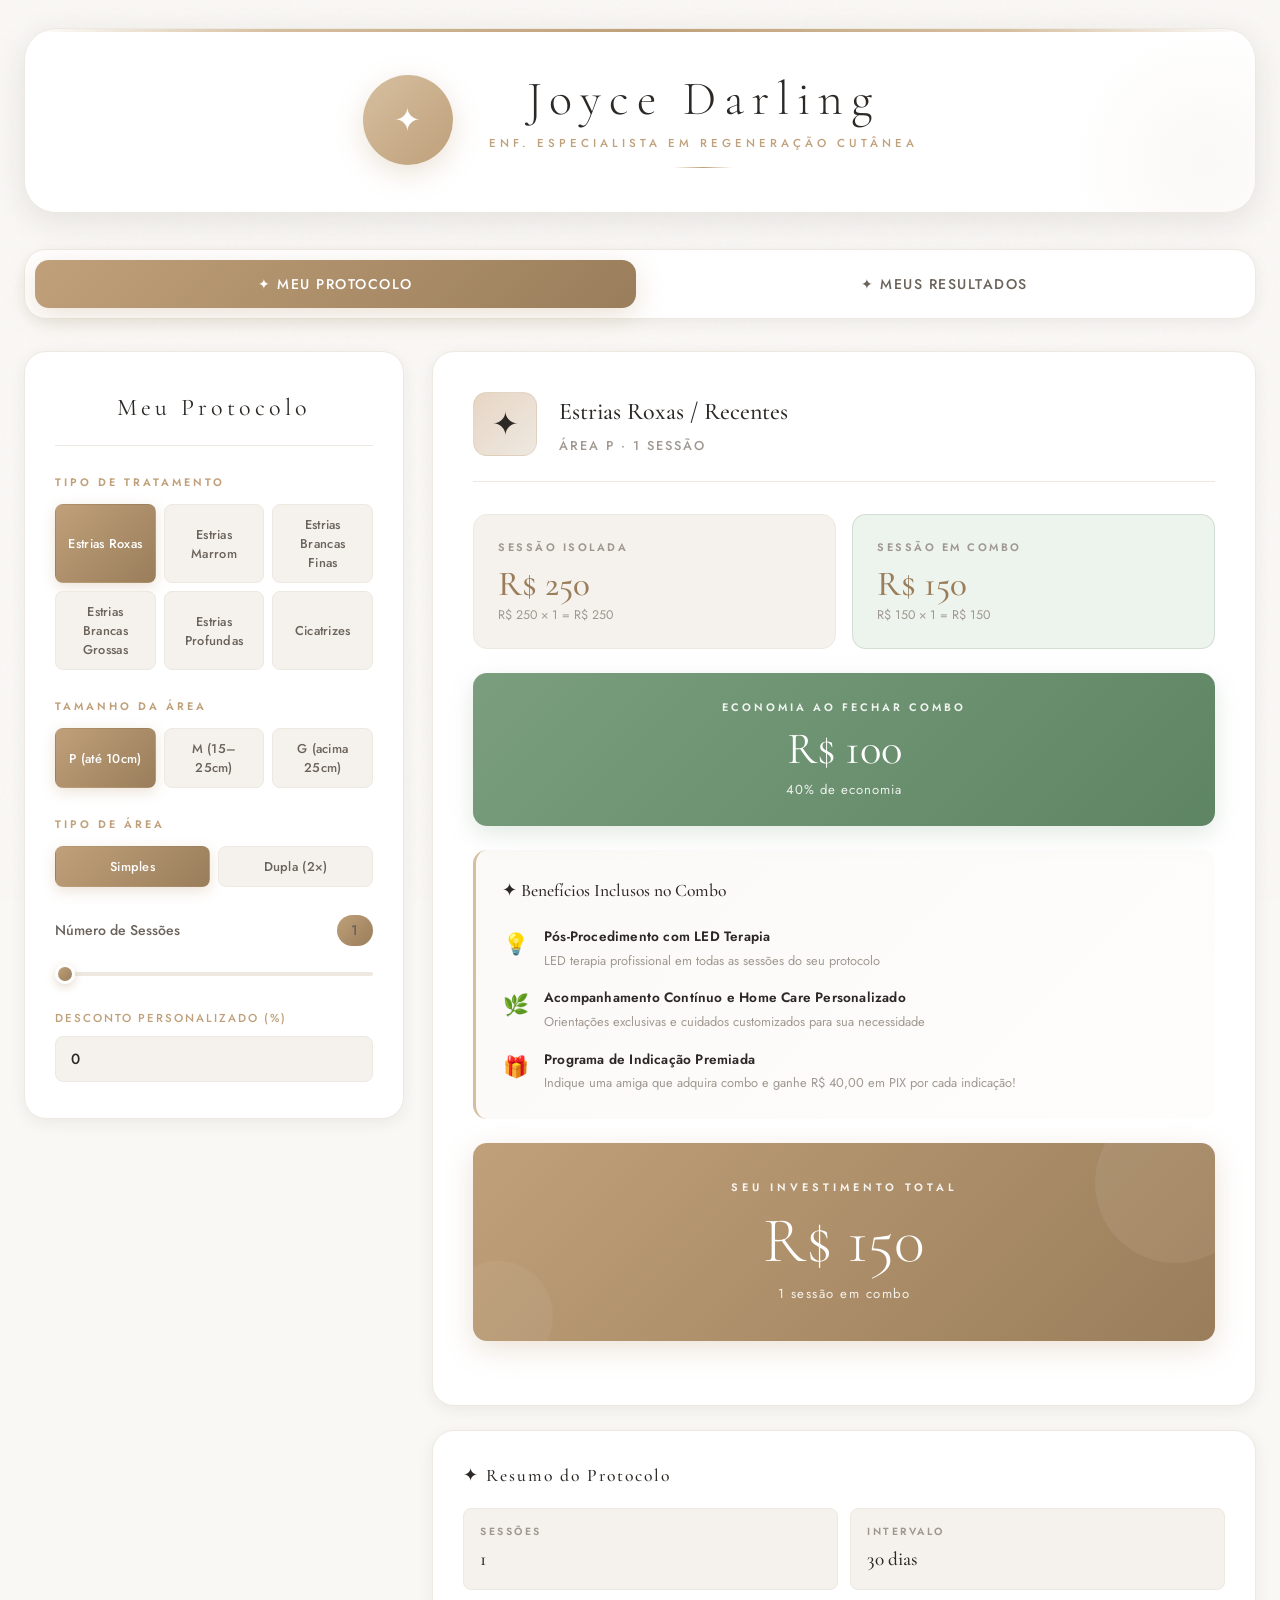
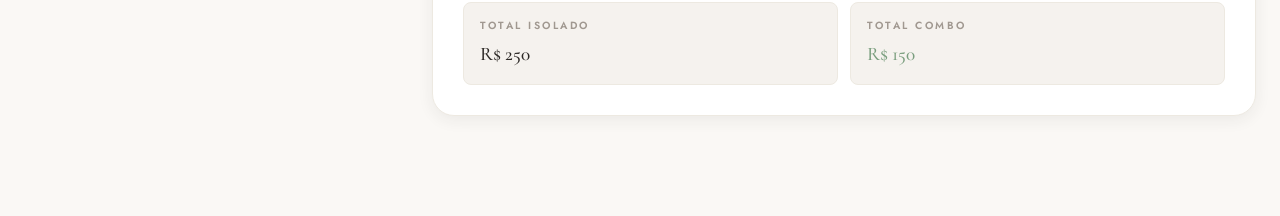
<file: index.html>
<!DOCTYPE html>
<html lang="pt-BR">
<head>
    <meta charset="UTF-8">
    <meta name="viewport" content="width=device-width, initial-scale=1.0">
    <title>Joyce Darling — Regeneração Cutânea</title>
    <link rel="preconnect" href="https://fonts.googleapis.com">
    <link href="https://fonts.googleapis.com/css2?family=Cormorant+Garamond:ital,wght@0,300;0,400;0,500;0,600;1,300;1,400&family=Jost:wght@300;400;500;600&display=swap" rel="stylesheet">
    <link rel="stylesheet" href="style.css">
</head>
<body>
    <div class="container">

        <!-- HEADER -->
        <div class="header">
            <div class="logo-container">
                <div class="logo-placeholder">✦</div>
            </div>
            <div class="header-text">
                <div class="logo-text">Joyce Darling</div>
                <div class="logo-subtitle">Enf. Especialista em Regeneração Cutânea</div>
                <div class="divider"></div>
            </div>
        </div>

        <!-- TABS -->
        <div class="tabs-container">
            <button class="tab-button active" onclick="switchTab('protocolo', event)">
                ✦ Meu Protocolo
            </button>
            <button class="tab-button" onclick="switchTab('resultados', event)">
                ✦ Meus Resultados
            </button>
        </div>

        <!-- ABA 1: PROTOCOLO -->
        <div id="protocolo" class="tab-content active">
            <div class="main-content">
                <!-- PAINEL DE SELEÇÃO -->
                <div class="selection-panel">
                    <h2>Meu Protocolo</h2>

                    <div class="section">
                        <div class="section-title">Tipo de Tratamento</div>
                        <div class="buttons-group" id="tratamentoButtons">
                            <button class="btn-combo active" data-type="estrias-roxas">Estrias Roxas</button>
                            <button class="btn-combo" data-type="estrias-marrom">Estrias Marrom</button>
                            <button class="btn-combo" data-type="estrias-brancas-finas">Estrias Brancas Finas</button>
                            <button class="btn-combo" data-type="estrias-brancas-grossas">Estrias Brancas Grossas</button>
                            <button class="btn-combo" data-type="estrias-profundas">Estrias Profundas</button>
                            <button class="btn-combo" data-type="cicatrizes">Cicatrizes</button>
                        </div>
                    </div>

                    <div class="section">
                        <div class="section-title">Tamanho da Área</div>
                        <div class="buttons-group" id="areaButtons">
                            <button class="btn-combo active" data-area="P">P (até 10cm)</button>
                            <button class="btn-combo" data-area="M">M (15–25cm)</button>
                            <button class="btn-combo" data-area="G">G (acima 25cm)</button>
                        </div>
                    </div>

                    <div class="section">
                        <div class="section-title">Tipo de Área</div>
                        <div class="buttons-group" id="areaTypeButtons">
                            <button class="btn-combo active" data-multiplier="1">Simples</button>
                            <button class="btn-combo" data-multiplier="2">Dupla (2×)</button>
                        </div>
                    </div>

                    <div class="slider-group">
                        <div class="slider-label">
                            <span>Número de Sessões</span>
                            <span class="slider-value" id="sessoesValue">1</span>
                        </div>
                        <input type="range" id="sessoesSlider" min="1" max="10" value="1">
                    </div>

                    <div class="input-group">
                        <label for="descontoInput">Desconto Personalizado (%)</label>
                        <input type="number" id="descontoInput" min="0" max="100" value="0" placeholder="Digite a % de desconto">
                    </div>
                </div>

                <!-- PAINEL DE RESULTADO -->
                <div class="result-panel">
                    <div class="result-card">
                        <div class="result-header">
                            <div class="result-icon" id="resultIcon">✦</div>
                            <div class="result-title">
                                <h3 id="resultName">Estrias Roxas</h3>
                                <p id="resultDescription">Área P · 1 sessão</p>
                            </div>
                        </div>

                        <div class="price-grid">
                            <div class="price-box">
                                <div class="price-label">Sessão Isolada</div>
                                <div class="price-value" id="precoIsolado">R$ 250</div>
                                <div class="price-detail" id="detailIsolado">R$ 250 × 1 = R$ 250</div>
                            </div>
                            <div class="price-box combo">
                                <div class="price-label">Sessão em Combo</div>
                                <div class="price-value" id="precoCombo">R$ 150</div>
                                <div class="price-detail" id="detailCombo">R$ 150 × 1 = R$ 150</div>
                            </div>
                        </div>

                        <div class="discount-banner">
                            <div class="discount-label">Economia ao Fechar Combo</div>
                            <div class="discount-value" id="discountValue">R$ 100</div>
                            <div class="discount-percentage" id="discountPercent">40% de desconto</div>
                        </div>

                        <div id="customDiscountBanner" style="display: none;" class="custom-discount-banner">
                            <div class="discount-label">Desconto Especial Aplicado</div>
                            <div class="discount-value" id="customDiscountValue">R$ 15</div>
                            <div class="discount-percentage" id="customDiscountPercent">Você economiza ainda mais!</div>
                        </div>

                        <div class="benefits-section">
                            <div class="benefits-title">✦ Benefícios Inclusos no Combo</div>
                            <div class="benefit-item">
                                <div class="benefit-icon">💡</div>
                                <div class="benefit-text">
                                    <strong>Pós-Procedimento com LED Terapia</strong>
                                    <p>LED terapia profissional em todas as sessões do seu protocolo</p>
                                </div>
                            </div>
                            <div class="benefit-item">
                                <div class="benefit-icon">🌿</div>
                                <div class="benefit-text">
                                    <strong>Acompanhamento Contínuo e Home Care Personalizado</strong>
                                    <p>Orientações exclusivas e cuidados customizados para sua necessidade</p>
                                </div>
                            </div>
                            <div class="benefit-item">
                                <div class="benefit-icon">🎁</div>
                                <div class="benefit-text">
                                    <strong>Programa de Indicação Premiada</strong>
                                    <p>Indique uma amiga que adquira combo e ganhe R$ 40,00 em PIX por cada indicação!</p>
                                </div>
                            </div>
                        </div>

                        <div class="final-value-banner">
                            <div class="final-value-label">Seu Investimento Total</div>
                            <div class="final-value" id="finalValue">R$ 150</div>
                            <div class="final-value-description" id="finalDescription">1 sessão em combo</div>
                        </div>
                    </div>

                    <div class="info-box">
                        <h4>✦ Resumo do Protocolo</h4>
                        <div class="info-list">
                            <div class="info-item">
                                <strong>Sessões</strong>
                                <span id="infoSessoes">1</span>
                            </div>
                            <div class="info-item">
                                <strong>Intervalo</strong>
                                <span>30 dias</span>
                            </div>
                            <div class="info-item">
                                <strong>Total Isolado</strong>
                                <span id="infoValorIsolado">R$ 250</span>
                            </div>
                            <div class="info-item">
                                <strong>Total Combo</strong>
                                <span id="infoValorCombo" style="color: var(--green);">R$ 150</span>
                            </div>
                        </div>
                    </div>
                </div>
            </div>
        </div>

        <!-- ABA 2: RESULTADOS -->
        <div id="resultados" class="tab-content">
            <div class="gallery-section">
                <h2>Galeria de Resultados</h2>

                <div class="gallery-filters">
                    <button class="filter-btn active" onclick="filterGallery('todos', event)">Todos os Casos</button>
                    <button class="filter-btn" onclick="filterGallery('roxas', event)">Estrias Roxas</button>
                    <button class="filter-btn" onclick="filterGallery('marrom', event)">Estrias Marrom</button>
                    <button class="filter-btn" onclick="filterGallery('brancas-finas', event)">Estrias Brancas Finas</button>
                    <button class="filter-btn" onclick="filterGallery('brancas-grossas', event)">Estrias Brancas Grossas</button>
                    <button class="filter-btn" onclick="filterGallery('profundas', event)">Estrias Profundas</button>
                    <button class="filter-btn" onclick="filterGallery('cicatrizes', event)">Cicatrizes</button>
                </div>

                <div class="gallery-grid" id="gallery"></div>

                <div style="margin-top: 50px; border-top: 1px solid var(--parchment); padding-top: 40px;">
                    <h3 style="font-family:'Cormorant Garamond',serif; font-size:1.3rem; font-weight:400; letter-spacing:3px; color:var(--text-dark); margin-bottom:20px;">Adicionar Novo Resultado</h3>
                    <div class="upload-area" id="uploadArea" onclick="document.getElementById('fileInput').click()">
                        <p>Clique ou arraste fotos (Antes e Depois)</p>
                        <small>Formatos aceitos: JPG, PNG &nbsp;·&nbsp; Tamanho máximo: 5MB por arquivo</small>
                    </div>
                    <input type="file" id="fileInput" multiple accept="image/*" style="display: none;">
                </div>
            </div>
        </div>

    </div>

    <script>
        // DADOS DOS PROTOCOLOS (inalterado)
        const protocolos = {
            'estrias-roxas': {
                nome: 'Estrias Roxas / Recentes',
                icon: '✦',
                precos: {
                    P: { isolado: 250, combo: 150 },
                    M: { isolado: 350, combo: 200 },
                    G: { isolado: 500, combo: 300 }
                }
            },
            'estrias-marrom': {
                nome: 'Estrias Marrom / Cor da Pele',
                icon: '✦',
                precos: {
                    P: { isolado: 250, combo: 150 },
                    M: { isolado: 350, combo: 200 },
                    G: { isolado: 500, combo: 300 }
                }
            },
            'estrias-brancas-finas': {
                nome: 'Estrias Brancas Finas',
                icon: '✦',
                precos: {
                    P: { isolado: 250, combo: 150 },
                    M: { isolado: 350, combo: 200 },
                    G: { isolado: 500, combo: 300 }
                }
            },
            'estrias-brancas-grossas': {
                nome: 'Estrias Brancas Grossas',
                icon: '✦',
                precos: {
                    P: { isolado: 250, combo: 150 },
                    M: { isolado: 350, combo: 200 },
                    G: { isolado: 500, combo: 300 }
                }
            },
            'estrias-profundas': {
                nome: 'Estrias Profundas / Largas',
                icon: '✦',
                precos: {
                    P: { isolado: 250, combo: 150 },
                    M: { isolado: 350, combo: 200 },
                    G: { isolado: 500, combo: 300 }
                }
            },
            'cicatrizes': {
                nome: 'Cicatrizes',
                icon: '✦',
                precos: {
                    P: { isolado: 200, combo: 150 },
                    M: { isolado: 300, combo: 250 },
                    G: { isolado: 500, combo: 350 }
                }
            }
        };

        let estadoAtual = {
            tipo: 'estrias-roxas',
            area: 'P',
            sessoes: 1,
            multiplier: 1,
            desconto: 0
        };

        const galeriaExemplos = [
            { tipo: 'roxas',          titulo: 'Caso 1 — Estrias Roxas',          descricao: 'Resultado após 3 sessões', sessoes: '3' },
            { tipo: 'marrom',         titulo: 'Caso 2 — Estrias Marrom',          descricao: 'Resultado após 4 sessões', sessoes: '4' },
            { tipo: 'brancas-finas',  titulo: 'Caso 3 — Estrias Brancas Finas',   descricao: 'Resultado após 4 sessões', sessoes: '4' },
            { tipo: 'brancas-grossas',titulo: 'Caso 4 — Estrias Brancas Grossas', descricao: 'Resultado após 6 sessões', sessoes: '6' },
            { tipo: 'profundas',      titulo: 'Caso 5 — Estrias Profundas',        descricao: 'Resultado após 7 sessões', sessoes: '7' },
            { tipo: 'cicatrizes',     titulo: 'Caso 6 — Cicatriz',                 descricao: 'Resultado após 3 sessões', sessoes: '3' },
        ];

        function switchTab(tabName, event) {
            document.querySelectorAll('.tab-content').forEach(el => el.classList.remove('active'));
            document.querySelectorAll('.tab-button').forEach(el => el.classList.remove('active'));
            document.getElementById(tabName).classList.add('active');
            event.target.classList.add('active');
        }

        document.querySelectorAll('#tratamentoButtons .btn-combo').forEach(btn => {
            btn.addEventListener('click', (e) => {
                document.querySelectorAll('#tratamentoButtons .btn-combo').forEach(b => b.classList.remove('active'));
                e.target.classList.add('active');
                estadoAtual.tipo = e.target.dataset.type;
                atualizar();
            });
        });

        document.querySelectorAll('#areaButtons .btn-combo').forEach(btn => {
            btn.addEventListener('click', (e) => {
                document.querySelectorAll('#areaButtons .btn-combo').forEach(b => b.classList.remove('active'));
                e.target.classList.add('active');
                estadoAtual.area = e.target.dataset.area;
                atualizar();
            });
        });

        document.querySelectorAll('#areaTypeButtons .btn-combo').forEach(btn => {
            btn.addEventListener('click', (e) => {
                document.querySelectorAll('#areaTypeButtons .btn-combo').forEach(b => b.classList.remove('active'));
                e.target.classList.add('active');
                estadoAtual.multiplier = parseInt(e.target.dataset.multiplier);
                atualizar();
            });
        });

        document.getElementById('sessoesSlider').addEventListener('input', (e) => {
            estadoAtual.sessoes = parseInt(e.target.value);
            document.getElementById('sessoesValue').textContent = e.target.value;
            atualizar();
        });

        document.getElementById('descontoInput').addEventListener('input', (e) => {
            estadoAtual.desconto = parseFloat(e.target.value) || 0;
            atualizar();
        });

        function atualizar() {
            const protocolo = protocolos[estadoAtual.tipo];
            const precos = protocolo.precos[estadoAtual.area];
            const sessoes = estadoAtual.sessoes;
            const multiplier = estadoAtual.multiplier;

            const precoIsoladoAjustado = precos.isolado * multiplier;
            const precoComboAjustado   = precos.combo   * multiplier;

            const totalIsolado   = precoIsoladoAjustado * sessoes;
            const totalComboBase = precoComboAjustado   * sessoes;

            const descontoPersonalizado = (totalComboBase * (estadoAtual.desconto / 100));
            const totalComboFinal = totalComboBase - descontoPersonalizado;

            const economia       = totalIsolado - totalComboBase;
            const percentualDesc = Math.round((economia / totalIsolado) * 100);

            document.getElementById('resultIcon').textContent = protocolo.icon;
            document.getElementById('resultName').textContent = protocolo.nome;
            const tipoArea = estadoAtual.multiplier === 2 ? `Área ${estadoAtual.area} (Dupla)` : `Área ${estadoAtual.area}`;
            document.getElementById('resultDescription').textContent = `${tipoArea} · ${sessoes} ${sessoes === 1 ? 'sessão' : 'sessões'}`;

            document.getElementById('precoIsolado').textContent = `R$ ${precoIsoladoAjustado.toLocaleString('pt-BR')}`;
            document.getElementById('detailIsolado').textContent = `R$ ${precoIsoladoAjustado.toLocaleString('pt-BR')} × ${sessoes} = R$ ${totalIsolado.toLocaleString('pt-BR')}`;

            document.getElementById('precoCombo').textContent = `R$ ${precoComboAjustado.toLocaleString('pt-BR')}`;
            document.getElementById('detailCombo').textContent = `R$ ${precoComboAjustado.toLocaleString('pt-BR')} × ${sessoes} = R$ ${totalComboBase.toLocaleString('pt-BR')}`;

            document.getElementById('discountValue').textContent = `R$ ${economia.toLocaleString('pt-BR')}`;
            document.getElementById('discountPercent').textContent = `${percentualDesc}% de economia`;

            if (estadoAtual.desconto > 0) {
                document.getElementById('customDiscountBanner').style.display = 'block';
                document.getElementById('customDiscountValue').textContent = `R$ ${descontoPersonalizado.toLocaleString('pt-BR')}`;
                document.getElementById('customDiscountPercent').textContent = `Com ${estadoAtual.desconto}% de desconto extra`;
            } else {
                document.getElementById('customDiscountBanner').style.display = 'none';
            }

            document.getElementById('finalValue').textContent = `R$ ${totalComboFinal.toLocaleString('pt-BR')}`;
            document.getElementById('finalDescription').textContent = `${sessoes} ${sessoes === 1 ? 'sessão' : 'sessões'} em combo`;

            document.getElementById('infoSessoes').textContent = `${sessoes}`;
            document.getElementById('infoValorIsolado').textContent = `R$ ${totalIsolado.toLocaleString('pt-BR')}`;
            document.getElementById('infoValorCombo').textContent = `R$ ${totalComboFinal.toLocaleString('pt-BR')}`;
        }

        function gerarGaleria() {
            const gallery = document.getElementById('gallery');
            gallery.innerHTML = galeriaExemplos.map((item) => `
                <div class="gallery-item" data-tipo="${item.tipo}">
                    <div class="gallery-images">
                        <div class="gallery-img">Antes</div>
                        <div class="gallery-img">Depois</div>
                    </div>
                    <div class="gallery-info">
                        <div class="gallery-title">${item.titulo}</div>
                        <div class="gallery-description">${item.descricao}</div>
                        <div class="gallery-stats">
                            <span>✦ ${item.sessoes} sessões</span>
                        </div>
                    </div>
                </div>
            `).join('');
        }

        function filterGallery(tipo, event) {
            document.querySelectorAll('.filter-btn').forEach(b => b.classList.remove('active'));
            event.target.classList.add('active');
            document.querySelectorAll('.gallery-item').forEach(item => {
                item.style.display = (tipo === 'todos' || item.dataset.tipo === tipo) ? 'block' : 'none';
            });
        }

        gerarGaleria();
        atualizar();
    </script>
</body>
</html>
</file>
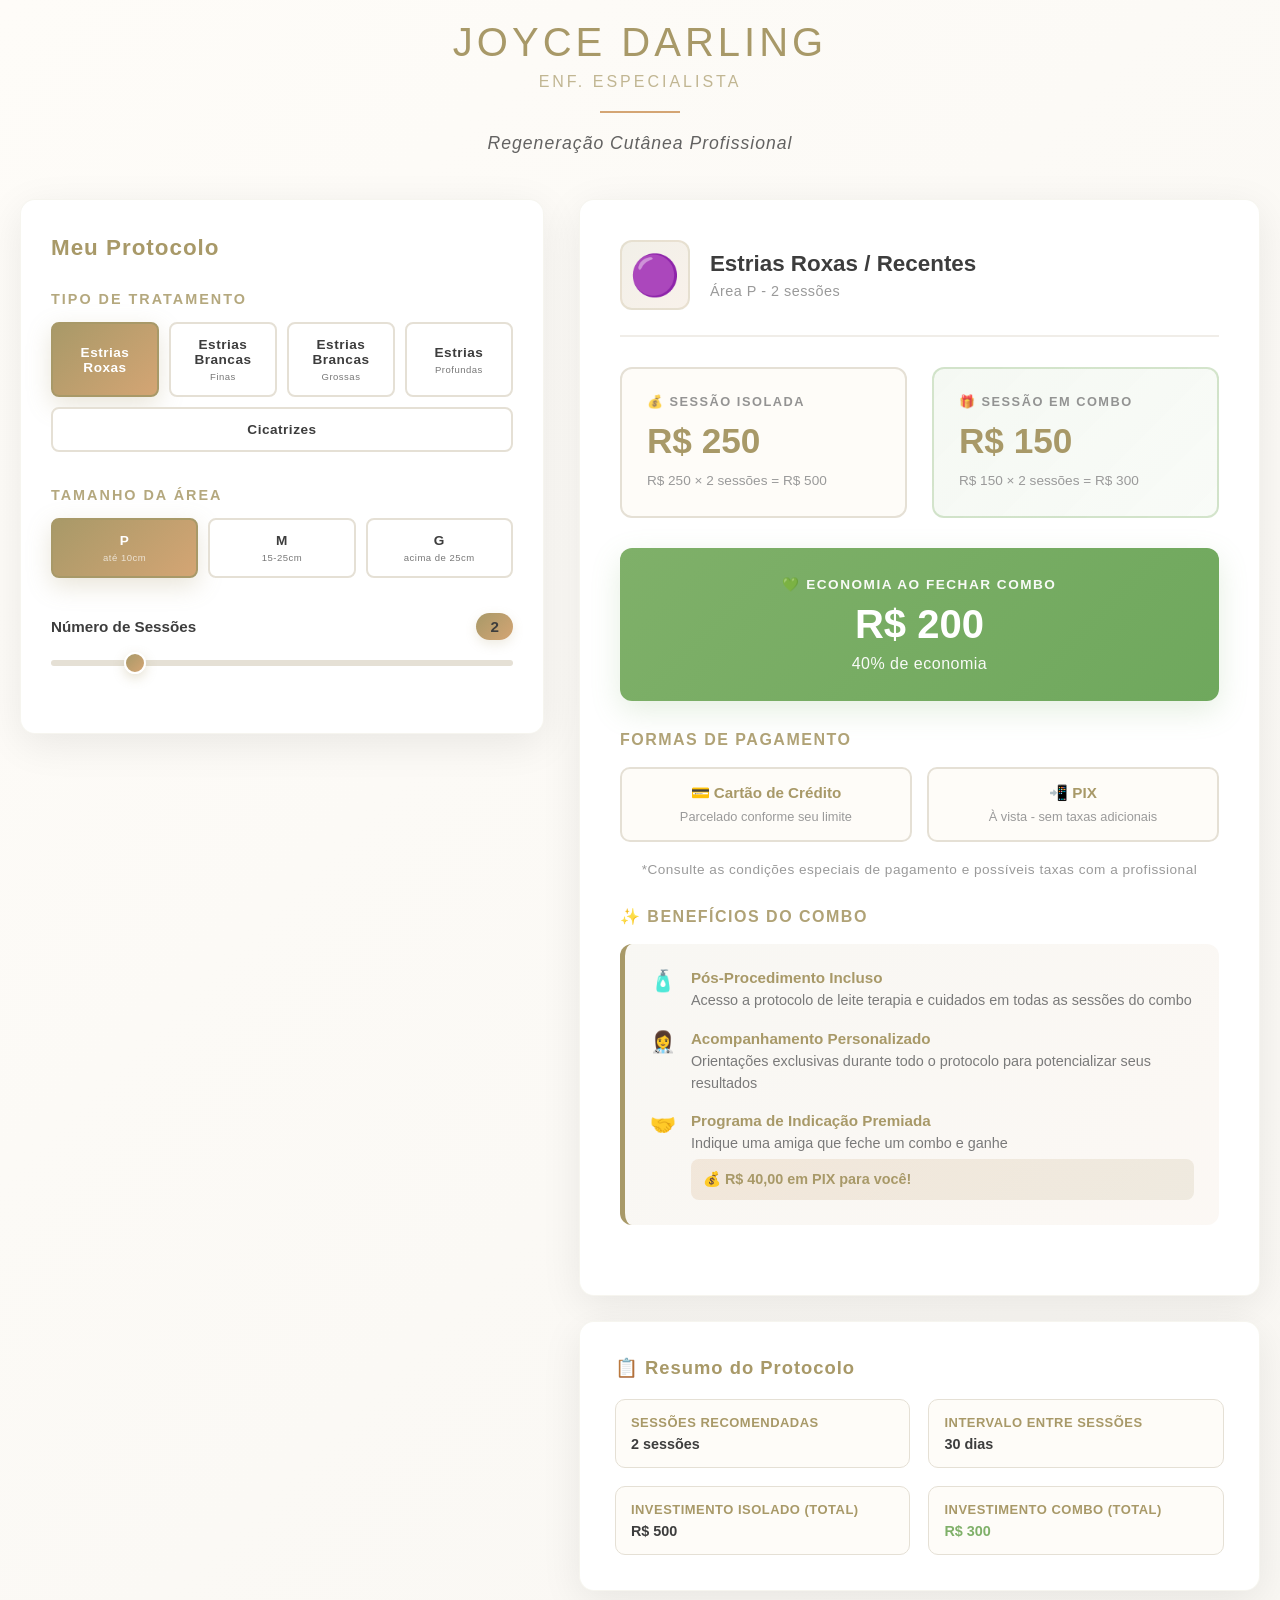
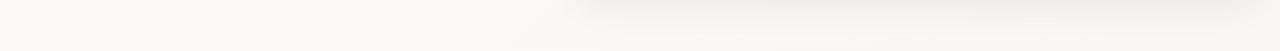
<file: site joyce darling.html>
<!DOCTYPE html>
<html lang="pt-BR">
<head>
    <meta charset="UTF-8">
    <meta name="viewport" content="width=device-width, initial-scale=1.0">
    <title>Enf. Joyce Darling - Regeneração Cutânea</title>
    <style>
        * {
            margin: 0;
            padding: 0;
            box-sizing: border-box;
        }

        :root {
            --primary: #a89968;
            --primary-light: #c9b896;
            --dark: #2a2a2a;
            --light: #f9f7f3;
            --cream: #fefcf8;
            --accent: #d4a574;
            --text: #3d3d3d;
            --success: #7fb069;
        }

        body {
            font-family: 'Segoe UI', 'Trebuchet MS', sans-serif;
            background: linear-gradient(135deg, var(--cream) 0%, var(--light) 100%);
            min-height: 100vh;
            padding: 20px;
            color: var(--text);
        }

        .container {
            max-width: 1400px;
            margin: 0 auto;
        }

        /* HEADER COM LOGO E NOME */
        .header {
            text-align: center;
            margin-bottom: 45px;
            animation: slideDown 0.7s ease-out;
        }

        .logo-section {
            margin-bottom: 20px;
        }

        .logo-text {
            font-size: 2.5em;
            font-weight: 300;
            letter-spacing: 4px;
            color: var(--primary);
            margin-bottom: 8px;
            text-transform: uppercase;
        }

        .logo-subtitle {
            font-size: 1em;
            letter-spacing: 3px;
            color: var(--primary);
            opacity: 0.7;
            text-transform: uppercase;
            font-weight: 400;
        }

        .divider {
            width: 80px;
            height: 2px;
            background: var(--accent);
            margin: 20px auto;
        }

        .tagline {
            font-size: 1.1em;
            color: var(--text);
            opacity: 0.8;
            font-style: italic;
            letter-spacing: 1px;
        }

        /* LAYOUT PRINCIPAL */
        .main-content {
            display: grid;
            grid-template-columns: 1fr 1.3fr;
            gap: 35px;
            margin-bottom: 40px;
        }

        /* PAINEL DE SELEÇÃO */
        .selection-panel {
            background: white;
            border-radius: 15px;
            padding: 35px 30px;
            box-shadow: 0 10px 40px rgba(0, 0, 0, 0.08);
            animation: slideUp 0.7s ease-out 0.1s both;
            height: fit-content;
            border: 1px solid rgba(168, 153, 104, 0.1);
        }

        .selection-panel h2 {
            color: var(--primary);
            margin-bottom: 30px;
            font-size: 1.4em;
            font-weight: 600;
            letter-spacing: 1px;
        }

        .section {
            margin-bottom: 35px;
        }

        .section-title {
            color: var(--primary);
            font-weight: 600;
            margin-bottom: 15px;
            font-size: 0.9em;
            text-transform: uppercase;
            letter-spacing: 2px;
            opacity: 0.85;
        }

        .buttons-group {
            display: flex;
            flex-wrap: wrap;
            gap: 10px;
            margin-bottom: 20px;
        }

        .btn-combo {
            flex: 1;
            min-width: 100px;
            padding: 13px 16px;
            border: 2px solid #e5e0d5;
            background: white;
            border-radius: 8px;
            cursor: pointer;
            font-weight: 600;
            font-size: 0.85em;
            transition: all 0.3s ease;
            text-align: center;
            color: var(--text);
            letter-spacing: 0.5px;
        }

        .btn-combo:hover {
            border-color: var(--primary);
            background: rgba(168, 153, 104, 0.05);
            transform: translateY(-2px);
        }

        .btn-combo.active {
            background: linear-gradient(135deg, var(--primary), var(--accent));
            color: white;
            border-color: var(--primary);
            box-shadow: 0 8px 25px rgba(168, 153, 104, 0.25);
        }

        .btn-combo small {
            display: block;
            font-size: 0.7em;
            opacity: 0.7;
            font-weight: 400;
            margin-top: 4px;
        }

        .slider-group {
            margin-bottom: 28px;
        }

        .slider-label {
            display: flex;
            justify-content: space-between;
            align-items: center;
            margin-bottom: 12px;
        }

        .slider-label span {
            color: var(--text);
            font-weight: 600;
            font-size: 0.95em;
        }

        .slider-value {
            background: linear-gradient(135deg, var(--primary), var(--accent));
            color: white;
            padding: 5px 14px;
            border-radius: 20px;
            font-weight: 700;
            font-size: 0.9em;
            box-shadow: 0 4px 12px rgba(168, 153, 104, 0.2);
        }

        input[type="range"] {
            width: 100%;
            height: 6px;
            border-radius: 5px;
            background: #e5e0d5;
            outline: none;
            -webkit-appearance: none;
        }

        input[type="range"]::-webkit-slider-thumb {
            -webkit-appearance: none;
            appearance: none;
            width: 22px;
            height: 22px;
            border-radius: 50%;
            background: linear-gradient(135deg, var(--primary), var(--accent));
            cursor: pointer;
            box-shadow: 0 4px 12px rgba(168, 153, 104, 0.3);
            border: 2px solid white;
        }

        input[type="range"]::-moz-range-thumb {
            width: 22px;
            height: 22px;
            border-radius: 50%;
            background: linear-gradient(135deg, var(--primary), var(--accent));
            cursor: pointer;
            border: 2px solid white;
            box-shadow: 0 4px 12px rgba(168, 153, 104, 0.3);
        }

        /* PAINEL DE RESULTADO */
        .result-panel {
            animation: slideUp 0.7s ease-out 0.2s both;
        }

        .result-card {
            background: white;
            border-radius: 15px;
            padding: 40px;
            box-shadow: 0 10px 40px rgba(0, 0, 0, 0.08);
            margin-bottom: 25px;
            border: 1px solid rgba(168, 153, 104, 0.1);
        }

        .result-header {
            display: flex;
            align-items: center;
            gap: 20px;
            margin-bottom: 30px;
            padding-bottom: 25px;
            border-bottom: 2px solid #f0ede8;
        }

        .result-icon {
            width: 70px;
            height: 70px;
            border-radius: 12px;
            background: linear-gradient(135deg, rgba(168, 153, 104, 0.15), rgba(212, 165, 116, 0.15));
            display: flex;
            align-items: center;
            justify-content: center;
            font-size: 2.5em;
            border: 2px solid rgba(168, 153, 104, 0.2);
        }

        .result-title h3 {
            color: var(--text);
            font-size: 1.4em;
            margin-bottom: 6px;
            font-weight: 600;
        }

        .result-title p {
            color: #9a9a9a;
            font-size: 0.9em;
            letter-spacing: 0.5px;
        }

        .price-grid {
            display: grid;
            grid-template-columns: 1fr 1fr;
            gap: 25px;
            margin-bottom: 30px;
        }

        .price-box {
            background: #fefcf8;
            border-radius: 12px;
            padding: 25px;
            border: 2px solid #e5e0d5;
        }

        .price-box.combo {
            background: linear-gradient(135deg, rgba(127, 176, 105, 0.08), rgba(127, 176, 105, 0.05));
            border-color: rgba(127, 176, 105, 0.3);
        }

        .price-label {
            color: #7a7a7a;
            font-size: 0.8em;
            font-weight: 600;
            text-transform: uppercase;
            letter-spacing: 1.5px;
            margin-bottom: 12px;
            opacity: 0.8;
        }

        .price-value {
            font-size: 2.2em;
            font-weight: 700;
            color: var(--primary);
            margin-bottom: 10px;
        }

        .price-detail {
            font-size: 0.85em;
            color: #9a9a9a;
            line-height: 1.5;
        }

        /* DESCONTO */
        .discount-banner {
            background: linear-gradient(135deg, var(--success) 0%, #6fa85d 100%);
            color: white;
            border-radius: 12px;
            padding: 28px;
            text-align: center;
            margin: 30px 0;
            box-shadow: 0 10px 30px rgba(127, 176, 105, 0.2);
        }

        .discount-label {
            font-size: 0.85em;
            opacity: 0.95;
            margin-bottom: 10px;
            text-transform: uppercase;
            letter-spacing: 1.5px;
            font-weight: 600;
        }

        .discount-value {
            font-size: 2.5em;
            font-weight: 700;
            margin-bottom: 8px;
        }

        .discount-percentage {
            font-size: 1em;
            opacity: 0.95;
            letter-spacing: 0.5px;
        }

        /* PAGAMENTO E BENEFÍCIOS */
        .info-section {
            margin-bottom: 30px;
        }

        .info-section-title {
            color: var(--primary);
            font-size: 1em;
            font-weight: 600;
            text-transform: uppercase;
            letter-spacing: 1.5px;
            margin-bottom: 18px;
            opacity: 0.9;
        }

        .payment-methods {
            display: grid;
            grid-template-columns: 1fr 1fr;
            gap: 15px;
            margin-bottom: 20px;
        }

        .payment-option {
            background: #fefcf8;
            border: 2px solid #e5e0d5;
            border-radius: 10px;
            padding: 15px;
            text-align: center;
            transition: all 0.3s ease;
            cursor: pointer;
        }

        .payment-option:hover {
            border-color: var(--primary);
            background: rgba(168, 153, 104, 0.05);
        }

        .payment-option strong {
            color: var(--primary);
            display: block;
            margin-bottom: 5px;
            font-size: 0.95em;
        }

        .payment-option small {
            color: #9a9a9a;
            font-size: 0.8em;
        }

        /* BENEFÍCIOS DO COMBO */
        .benefits-box {
            background: linear-gradient(135deg, rgba(168, 153, 104, 0.08), rgba(212, 165, 116, 0.08));
            border-radius: 12px;
            padding: 25px;
            border-left: 5px solid var(--primary);
        }

        .benefit-item {
            display: flex;
            gap: 15px;
            margin-bottom: 18px;
            align-items: flex-start;
        }

        .benefit-item:last-child {
            margin-bottom: 0;
        }

        .benefit-icon {
            font-size: 1.3em;
            min-width: 25px;
        }

        .benefit-text {
            flex: 1;
        }

        .benefit-text strong {
            color: var(--primary);
            display: block;
            margin-bottom: 4px;
            font-size: 0.95em;
        }

        .benefit-text p {
            color: #7a7a7a;
            font-size: 0.9em;
            line-height: 1.5;
        }

        .reward-highlight {
            background: linear-gradient(135deg, rgba(212, 165, 116, 0.2), rgba(168, 153, 104, 0.15));
            padding: 12px;
            border-radius: 8px;
            color: var(--primary);
            font-weight: 600;
            font-size: 0.9em;
            margin-top: 4px;
        }

        /* INFO BOX FINAL */
        .info-box {
            background: white;
            border-radius: 15px;
            padding: 35px;
            box-shadow: 0 10px 40px rgba(0, 0, 0, 0.08);
            border: 1px solid rgba(168, 153, 104, 0.1);
            animation: slideUp 0.7s ease-out 0.3s both;
        }

        .info-box h4 {
            color: var(--primary);
            margin-bottom: 20px;
            font-size: 1.15em;
            font-weight: 600;
            letter-spacing: 1px;
        }

        .info-list {
            display: grid;
            grid-template-columns: 1fr 1fr;
            gap: 18px;
        }

        .info-item {
            padding: 15px;
            background: #fefcf8;
            border-radius: 10px;
            font-size: 0.9em;
            border: 1px solid #e5e0d5;
        }

        .info-item strong {
            color: var(--primary);
            display: block;
            margin-bottom: 6px;
            font-size: 0.9em;
            text-transform: uppercase;
            letter-spacing: 0.5px;
        }

        .info-item span {
            color: var(--text);
            font-weight: 600;
        }

        /* ANIMAÇÕES */
        @keyframes slideDown {
            from {
                opacity: 0;
                transform: translateY(-30px);
            }
            to {
                opacity: 1;
                transform: translateY(0);
            }
        }

        @keyframes slideUp {
            from {
                opacity: 0;
                transform: translateY(30px);
            }
            to {
                opacity: 1;
                transform: translateY(0);
            }
        }

        /* RESPONSIVO */
        @media (max-width: 1024px) {
            .main-content {
                grid-template-columns: 1fr;
            }

            .price-grid,
            .payment-methods,
            .info-list {
                grid-template-columns: 1fr;
            }

            .header h1 {
                font-size: 1.8em;
            }
        }

        @media (max-width: 640px) {
            body {
                padding: 10px;
            }

            .selection-panel,
            .result-card,
            .info-box {
                padding: 20px;
            }

            .logo-text {
                font-size: 1.5em;
            }

            .logo-subtitle {
                font-size: 0.8em;
            }

            .result-header {
                flex-direction: column;
                text-align: center;
                gap: 15px;
            }

            .result-icon {
                width: 60px;
                height: 60px;
                font-size: 2em;
            }

            .buttons-group {
                flex-direction: column;
            }

            .btn-combo {
                min-width: auto;
            }
        }
    </style>
</head>
<body>
    <div class="container">
        <!-- HEADER -->
        <div class="header">
            <div class="logo-section">
                <div class="logo-text">Joyce Darling</div>
                <div class="logo-subtitle">Enf. Especialista</div>
                <div class="divider"></div>
                <div class="tagline">Regeneração Cutânea Profissional</div>
            </div>
        </div>

        <!-- CONTEÚDO PRINCIPAL -->
        <div class="main-content">
            <!-- PAINEL DE SELEÇÃO -->
            <div class="selection-panel">
                <h2>Meu Protocolo</h2>

                <!-- Tipo de Tratamento -->
                <div class="section">
                    <div class="section-title">Tipo de Tratamento</div>
                    <div class="buttons-group" id="tratamentoButtons">
                        <button class="btn-combo active" data-type="estrias-roxas" data-icon="🟣">Estrias Roxas</button>
                        <button class="btn-combo" data-type="estrias-brancas-finas" data-icon="⚪">Estrias Brancas<small>Finas</small></button>
                        <button class="btn-combo" data-type="estrias-brancas-grossas" data-icon="⚪">Estrias Brancas<small>Grossas</small></button>
                        <button class="btn-combo" data-type="estrias-profundas" data-icon="⚫">Estrias<small>Profundas</small></button>
                        <button class="btn-combo" data-type="cicatrizes" data-icon="🩹">Cicatrizes</button>
                    </div>
                </div>

                <!-- Tamanho da Área -->
                <div class="section">
                    <div class="section-title">Tamanho da Área</div>
                    <div class="buttons-group" id="areaButtons">
                        <button class="btn-combo active" data-area="P" data-size="até 10cm">P<small>até 10cm</small></button>
                        <button class="btn-combo" data-area="M" data-size="15-25cm">M<small>15-25cm</small></button>
                        <button class="btn-combo" data-area="G" data-size="acima de 25cm">G<small>acima de 25cm</small></button>
                    </div>
                </div>

                <!-- Número de Sessões -->
                <div class="slider-group">
                    <div class="slider-label">
                        <span>Número de Sessões</span>
                        <span class="slider-value" id="sessoesValue">2</span>
                    </div>
                    <input type="range" id="sessoesSlider" min="1" max="7" value="2">
                </div>
            </div>

            <!-- PAINEL DE RESULTADO -->
            <div class="result-panel">
                <div class="result-card">
                    <div class="result-header">
                        <div class="result-icon" id="resultIcon">🟣</div>
                        <div class="result-title">
                            <h3 id="resultName">Estrias Roxas</h3>
                            <p id="resultDescription">Área P - 2 sessões</p>
                        </div>
                    </div>

                    <div class="price-grid">
                        <div class="price-box">
                            <div class="price-label">💰 Sessão Isolada</div>
                            <div class="price-value" id="precoIsolado">R$ 250</div>
                            <div class="price-detail" id="detailIsolado">R$ 250 × 2 sessões = R$ 500</div>
                        </div>
                        <div class="price-box combo">
                            <div class="price-label">🎁 Sessão em Combo</div>
                            <div class="price-value" id="precoCombo">R$ 150</div>
                            <div class="price-detail" id="detailCombo">R$ 150 × 2 sessões = R$ 300</div>
                        </div>
                    </div>

                    <div class="discount-banner">
                        <div class="discount-label">💚 Economia ao Fechar Combo</div>
                        <div class="discount-value" id="discountValue">R$ 200</div>
                        <div class="discount-percentage" id="discountPercent">40% de economia</div>
                    </div>

                    <!-- FORMAS DE PAGAMENTO -->
                    <div class="info-section">
                        <div class="info-section-title">Formas de Pagamento</div>
                        <div class="payment-methods">
                            <div class="payment-option">
                                <strong>💳 Cartão de Crédito</strong>
                                <small>Parcelado conforme seu limite</small>
                            </div>
                            <div class="payment-option">
                                <strong>📲 PIX</strong>
                                <small>À vista - sem taxas adicionais</small>
                            </div>
                        </div>
                        <p style="font-size: 0.85em; color: #9a9a9a; text-align: center; letter-spacing: 0.5px;">
                            *Consulte as condições especiais de pagamento e possíveis taxas com a profissional
                        </p>
                    </div>

                    <!-- BENEFÍCIOS -->
                    <div class="info-section">
                        <div class="info-section-title">✨ Benefícios do Combo</div>
                        <div class="benefits-box">
                            <div class="benefit-item">
                                <div class="benefit-icon">🧴</div>
                                <div class="benefit-text">
                                    <strong>Pós-Procedimento Incluso</strong>
                                    <p>Acesso a protocolo de leite terapia e cuidados em todas as sessões do combo</p>
                                </div>
                            </div>
                            <div class="benefit-item">
                                <div class="benefit-icon">👩‍⚕️</div>
                                <div class="benefit-text">
                                    <strong>Acompanhamento Personalizado</strong>
                                    <p>Orientações exclusivas durante todo o protocolo para potencializar seus resultados</p>
                                </div>
                            </div>
                            <div class="benefit-item">
                                <div class="benefit-icon">🤝</div>
                                <div class="benefit-text">
                                    <strong>Programa de Indicação Premiada</strong>
                                    <p>Indique uma amiga que feche um combo e ganhe</p>
                                    <div class="reward-highlight">💰 R$ 40,00 em PIX para você!</div>
                                </div>
                            </div>
                        </div>
                    </div>
                </div>

                <!-- INFO BOX -->
                <div class="info-box">
                    <h4>📋 Resumo do Protocolo</h4>
                    <div class="info-list">
                        <div class="info-item">
                            <strong>Sessões Recomendadas</strong>
                            <span id="infoSessoes">2 sessões</span>
                        </div>
                        <div class="info-item">
                            <strong>Intervalo entre Sessões</strong>
                            <span id="infoIntervalo">30 dias</span>
                        </div>
                        <div class="info-item">
                            <strong>Investimento Isolado (Total)</strong>
                            <span id="infoValorIsolado">R$ 500</span>
                        </div>
                        <div class="info-item">
                            <strong>Investimento Combo (Total)</strong>
                            <span id="infoValorCombo" style="color: var(--success); font-weight: 700;">R$ 300</span>
                        </div>
                    </div>
                </div>
            </div>
        </div>
    </div>

    <script>
        // DADOS DOS PROTOCOLOS
        const protocolos = {
            'estrias-roxas': {
                nome: 'Estrias Roxas / Recentes',
                icon: '🟣',
                sessoes: 2,
                sessoes_recomendadas: '2 sessões',
                precos: {
                    P: { isolado: 250, combo: 150 },
                    M: { isolado: 350, combo: 200 },
                    G: { isolado: 500, combo: 300 }
                }
            },
            'estrias-brancas-finas': {
                nome: 'Estrias Brancas Finas',
                icon: '⚪',
                sessoes: 4,
                sessoes_recomendadas: '4 sessões',
                precos: {
                    P: { isolado: 250, combo: 150 },
                    M: { isolado: 350, combo: 200 },
                    G: { isolado: 500, combo: 300 }
                }
            },
            'estrias-brancas-grossas': {
                nome: 'Estrias Brancas Grossas',
                icon: '⚪',
                sessoes: 6,
                sessoes_recomendadas: '6 sessões',
                precos: {
                    P: { isolado: 250, combo: 150 },
                    M: { isolado: 350, combo: 200 },
                    G: { isolado: 500, combo: 300 }
                }
            },
            'estrias-profundas': {
                nome: 'Estrias Profundas / Largas',
                icon: '⚫',
                sessoes: 7,
                sessoes_recomendadas: '7 sessões',
                precos: {
                    P: { isolado: 250, combo: 150 },
                    M: { isolado: 350, combo: 200 },
                    G: { isolado: 500, combo: 300 }
                }
            },
            'cicatrizes': {
                nome: 'Cicatrizes',
                icon: '🩹',
                sessoes: 3,
                sessoes_recomendadas: '3 sessões',
                precos: {
                    P: { isolado: 200, combo: 150 },
                    M: { isolado: 300, combo: 250 },
                    G: { isolado: 500, combo: 350 }
                }
            }
        };

        let estadoAtual = {
            tipo: 'estrias-roxas',
            area: 'P',
            sessoes: 2
        };

        // ELEMENTOS DO DOM
        const tratamentoButtons = document.querySelectorAll('#tratamentoButtons .btn-combo');
        const areaButtons = document.querySelectorAll('#areaButtons .btn-combo');
        const sessoesSlider = document.getElementById('sessoesSlider');
        const sessoesValue = document.getElementById('sessoesValue');

        // EVENT LISTENERS
        tratamentoButtons.forEach(btn => {
            btn.addEventListener('click', (e) => {
                tratamentoButtons.forEach(b => b.classList.remove('active'));
                e.target.closest('.btn-combo').classList.add('active');
                estadoAtual.tipo = e.target.closest('.btn-combo').dataset.type;
                
                const protocolo = protocolos[estadoAtual.tipo];
                sessoesSlider.max = protocolo.sessoes;
                sessoesSlider.value = protocolo.sessoes;
                sessoesValue.textContent = protocolo.sessoes;
                estadoAtual.sessoes = protocolo.sessoes;
                
                atualizar();
            });
        });

        areaButtons.forEach(btn => {
            btn.addEventListener('click', (e) => {
                areaButtons.forEach(b => b.classList.remove('active'));
                e.target.closest('.btn-combo').classList.add('active');
                estadoAtual.area = e.target.closest('.btn-combo').dataset.area;
                atualizar();
            });
        });

        sessoesSlider.addEventListener('input', (e) => {
            estadoAtual.sessoes = parseInt(e.target.value);
            sessoesValue.textContent = e.target.value;
            atualizar();
        });

        // FUNÇÃO DE ATUALIZAÇÃO
        function atualizar() {
            const protocolo = protocolos[estadoAtual.tipo];
            const precos = protocolo.precos[estadoAtual.area];
            const sessoes = estadoAtual.sessoes;

            // Atualizar header
            document.getElementById('resultIcon').textContent = protocolo.icon;
            document.getElementById('resultName').textContent = protocolo.nome;
            document.getElementById('resultDescription').textContent = `Área ${estadoAtual.area} - ${sessoes} ${sessoes === 1 ? 'sessão' : 'sessões'}`;

            // Preços
            const totalIsolado = precos.isolado * sessoes;
            const totalCombo = precos.combo * sessoes;
            const economia = totalIsolado - totalCombo;
            const percentualDesc = Math.round((economia / totalIsolado) * 100);

            document.getElementById('precoIsolado').textContent = `R$ ${precos.isolado.toLocaleString('pt-BR')}`;
            document.getElementById('detailIsolado').textContent = `R$ ${precos.isolado.toLocaleString('pt-BR')} × ${sessoes} ${sessoes === 1 ? 'sessão' : 'sessões'} = R$ ${totalIsolado.toLocaleString('pt-BR')}`;

            document.getElementById('precoCombo').textContent = `R$ ${precos.combo.toLocaleString('pt-BR')}`;
            document.getElementById('detailCombo').textContent = `R$ ${precos.combo.toLocaleString('pt-BR')} × ${sessoes} ${sessoes === 1 ? 'sessão' : 'sessões'} = R$ ${totalCombo.toLocaleString('pt-BR')}`;

            document.getElementById('discountValue').textContent = `R$ ${economia.toLocaleString('pt-BR')}`;
            document.getElementById('discountPercent').textContent = `${percentualDesc}% de economia`;

            // Info box
            document.getElementById('infoSessoes').textContent = protocolo.sessoes_recomendadas;
            document.getElementById('infoIntervalo').textContent = '30 dias';
            document.getElementById('infoValorIsolado').textContent = `R$ ${totalIsolado.toLocaleString('pt-BR')}`;
            document.getElementById('infoValorCombo').textContent = `R$ ${totalCombo.toLocaleString('pt-BR')}`;
        }

        // Inicialização
        atualizar();
    </script>
</body>
</html>
</file>
<file: style.css>
/* ============================================================
   JOYCE DARLING — Regeneração Cutânea
   style.css · Versão 1.0
   Paleta: Creme · Nude · Ouro · Rosê · Verde Sage
   Tipografia: Cormorant Garamond + Jost
   ============================================================ */

/* ─────────────────────────────────────────────
   GOOGLE FONTS
   Adicione no <head> do HTML:
   <link rel="preconnect" href="https://fonts.googleapis.com">
   <link href="https://fonts.googleapis.com/css2?family=Cormorant+Garamond:ital,wght@0,300;0,400;0,500;0,600;1,300;1,400&family=Jost:wght@300;400;500;600&display=swap" rel="stylesheet">
───────────────────────────────────────────── */


/* ─────────────────────────────────────────────
   1. TOKENS DE DESIGN — VARIÁVEIS CSS
───────────────────────────────────────────── */

:root {

  /* — Cor principal: Ouro — */
  --gold:             #BFA07A;
  --gold-light:       #D6BFA0;
  --gold-dark:        #9A7D5A;
  --gold-shine:       #EDD9BC;

  /* — Neutros quentes — */
  --cream:            #FAF8F5;   /* fundo global           */
  --ivory:            #F5F2EE;   /* fundo de cards          */
  --parchment:        #EDE9E1;   /* bordas e divisores      */
  --stone:            #D4CFC7;   /* bordas mais escuras     */

  /* — Rosê — */
  --rose:             #E8D5C4;
  --rose-deep:        #C9A898;

  /* — Texto — */
  --text-dark:        #2C2825;   /* títulos                 */
  --text-mid:         #6B625A;   /* parágrafos              */
  --text-light:       #A09890;   /* labels, hints           */

  /* — Branco puro — */
  --white:            #FFFFFF;

  /* — Verde sage — */
  --green:            #7A9E7E;
  --green-dark:       #5E8563;
  --green-light:      #EDF4EE;

  /* — Vermelho coral (desconto especial) — */
  --coral:            #C0877A;
  --coral-dark:       #A56A5E;

  /* — Sombras — */
  --shadow-xs:        0 2px  8px  rgba(44, 40, 37, .05);
  --shadow-sm:        0 4px  16px rgba(44, 40, 37, .07);
  --shadow-md:        0 8px  32px rgba(44, 40, 37, .10);
  --shadow-lg:        0 20px 60px rgba(44, 40, 37, .13);
  --shadow-gold:      0 8px  28px rgba(191, 160, 122, .30);
  --shadow-green:     0 8px  24px rgba(122, 158, 126, .22);

  /* — Border radius — */
  --radius-xs:  4px;
  --radius-sm:  8px;
  --radius-md:  14px;
  --radius-lg:  22px;
  --radius-xl:  32px;
  --radius-full: 9999px;

  /* — Tipografia — */
  --font-display: 'Cormorant Garamond', Georgia, serif;
  --font-body:    'Jost', 'Trebuchet MS', sans-serif;

  /* — Espaçamento base — */
  --space-1:  4px;
  --space-2:  8px;
  --space-3:  12px;
  --space-4:  16px;
  --space-5:  20px;
  --space-6:  24px;
  --space-7:  28px;
  --space-8:  32px;
  --space-10: 40px;
  --space-12: 48px;

  /* — Transição padrão — */
  --transition: 0.3s cubic-bezier(.4, 0, .2, 1);
  --transition-slow: 0.6s cubic-bezier(.4, 0, .2, 1);
}


/* ─────────────────────────────────────────────
   2. RESET & BASE
───────────────────────────────────────────── */

*,
*::before,
*::after {
  margin: 0;
  padding: 0;
  box-sizing: border-box;
}

html {
  scroll-behavior: smooth;
  font-size: 16px;
}

body {
  font-family: var(--font-body);
  background-color: var(--cream);
  color: var(--text-dark);
  line-height: 1.65;
  min-height: 100vh;
  -webkit-font-smoothing: antialiased;
  -moz-osx-font-smoothing: grayscale;
}

/* Textura de grão sutil sobre o fundo */
body::before {
  content: '';
  position: fixed;
  inset: 0;
  background-image: url("data:image/svg+xml,%3Csvg viewBox='0 0 256 256' xmlns='http://www.w3.org/2000/svg'%3E%3Cfilter id='n'%3E%3CfeTurbulence type='fractalNoise' baseFrequency='0.85' numOctaves='4' stitchTiles='stitch'/%3E%3C/filter%3E%3Crect width='100%25' height='100%25' filter='url(%23n)' opacity='0.028'/%3E%3C/svg%3E");
  pointer-events: none;
  z-index: 0;
}

img {
  max-width: 100%;
  height: auto;
  display: block;
}

button {
  font-family: var(--font-body);
  cursor: pointer;
}

input {
  font-family: var(--font-body);
}


/* ─────────────────────────────────────────────
   3. SCROLLBAR PERSONALIZADA
───────────────────────────────────────────── */

::-webkit-scrollbar {
  width: 6px;
}

::-webkit-scrollbar-track {
  background: var(--ivory);
}

::-webkit-scrollbar-thumb {
  background: var(--gold-light);
  border-radius: var(--radius-full);
}

::-webkit-scrollbar-thumb:hover {
  background: var(--gold);
}


/* ─────────────────────────────────────────────
   4. CONTAINER
───────────────────────────────────────────── */

.container {
  max-width: 1280px;
  margin: 0 auto;
  padding: var(--space-7) var(--space-6) 72px;
  position: relative;
  z-index: 1;
}


/* ─────────────────────────────────────────────
   5. ANIMAÇÕES KEYFRAMES
───────────────────────────────────────────── */

@keyframes fadeDown {
  from { opacity: 0; transform: translateY(-24px); }
  to   { opacity: 1; transform: translateY(0); }
}

@keyframes fadeUp {
  from { opacity: 0; transform: translateY(20px); }
  to   { opacity: 1; transform: translateY(0); }
}

@keyframes fadeIn {
  from { opacity: 0; }
  to   { opacity: 1; }
}

@keyframes shimmer {
  0%   { background-position: -400px 0; }
  100% { background-position: 400px 0; }
}

@keyframes pulseGold {
  0%, 100% { box-shadow: var(--shadow-gold); }
  50%       { box-shadow: 0 16px 48px rgba(191, 160, 122, .45); }
}

@keyframes spinSlow {
  from { transform: rotate(0deg); }
  to   { transform: rotate(360deg); }
}


/* ─────────────────────────────────────────────
   6. HEADER
───────────────────────────────────────────── */

.header {
  display: flex;
  align-items: center;
  justify-content: center;
  gap: 36px;
  flex-wrap: wrap;
  background: var(--white);
  border-radius: var(--radius-xl);
  padding: 44px 56px;
  margin-bottom: 36px;
  box-shadow: var(--shadow-md);
  border: 1px solid var(--parchment);
  position: relative;
  overflow: hidden;
  animation: fadeDown .8s cubic-bezier(.4, 0, .2, 1) both;
}

/* Linha dourada decorativa no topo */
.header::before {
  content: '';
  position: absolute;
  top: 0;
  left: 0;
  right: 0;
  height: 3px;
  background: linear-gradient(
    90deg,
    transparent 0%,
    var(--gold-light) 20%,
    var(--gold) 50%,
    var(--gold-light) 80%,
    transparent 100%
  );
}

/* Círculo de brilho decorativo */
.header::after {
  content: '';
  position: absolute;
  bottom: -90px;
  right: -90px;
  width: 280px;
  height: 280px;
  border-radius: 50%;
  background: radial-gradient(
    circle,
    rgba(191, 160, 122, .07) 0%,
    transparent 70%
  );
  pointer-events: none;
}

/* ── Logo container ── */
.logo-container {
  flex-shrink: 0;
}

.logo-container img {
  max-width: 120px;
  height: auto;
  filter: drop-shadow(0 4px 16px rgba(191, 160, 122, .25));
}

/* Placeholder quando não há logo */
.logo-placeholder {
  width: 90px;
  height: 90px;
  border-radius: 50%;
  background: linear-gradient(135deg, var(--gold-light), var(--gold));
  display: flex;
  align-items: center;
  justify-content: center;
  font-size: 2rem;
  color: var(--white);
  box-shadow: var(--shadow-gold);
  transition: var(--transition);
}

.logo-placeholder:hover {
  transform: rotate(15deg) scale(1.05);
}

/* ── Texto do header ── */
.header-text {
  text-align: center;
}

.logo-text {
  font-family: var(--font-display);
  font-size: 3rem;
  font-weight: 300;
  letter-spacing: 8px;
  color: var(--text-dark);
  line-height: 1.1;
}

.logo-subtitle {
  font-size: .72rem;
  letter-spacing: 4px;
  color: var(--gold);
  text-transform: uppercase;
  font-weight: 500;
  margin-top: 8px;
}

/* Divisor ornamental */
.divider {
  width: 60px;
  height: 1px;
  background: linear-gradient(90deg, transparent, var(--gold), transparent);
  margin: 14px auto 0;
}


/* ─────────────────────────────────────────────
   7. TABS DE NAVEGAÇÃO
───────────────────────────────────────────── */

.tabs-container {
  display: flex;
  gap: var(--space-2);
  margin-bottom: var(--space-8);
  background: var(--white);
  padding: 10px;
  border-radius: var(--radius-lg);
  box-shadow: var(--shadow-sm);
  border: 1px solid var(--parchment);
  flex-wrap: wrap;
  animation: fadeUp .7s .1s cubic-bezier(.4, 0, .2, 1) both;
}

.tab-button {
  flex: 1;
  min-width: 160px;
  padding: 14px var(--space-7);
  border: none;
  background: transparent;
  color: var(--text-mid);
  font-weight: 500;
  font-size: .88rem;
  letter-spacing: 1.5px;
  text-transform: uppercase;
  border-radius: var(--radius-md);
  transition: var(--transition);
}

.tab-button:hover {
  color: var(--gold);
  background: var(--ivory);
}

.tab-button.active {
  background: linear-gradient(135deg, var(--gold) 0%, var(--gold-dark) 100%);
  color: var(--white);
  box-shadow: var(--shadow-gold);
}

/* ── Conteúdo das abas ── */
.tab-content {
  display: none;
}

.tab-content.active {
  display: block;
  animation: fadeUp .5s cubic-bezier(.4, 0, .2, 1) both;
}


/* ─────────────────────────────────────────────
   8. LAYOUT PRINCIPAL (GRID 2 COLUNAS)
───────────────────────────────────────────── */

.main-content {
  display: grid;
  grid-template-columns: 380px 1fr;
  gap: var(--space-7);
  margin-bottom: var(--space-7);
  align-items: start;
}


/* ─────────────────────────────────────────────
   9. PAINEL DE SELEÇÃO (Coluna esquerda)
───────────────────────────────────────────── */

.selection-panel {
  background: var(--white);
  border-radius: var(--radius-lg);
  padding: 36px 30px;
  box-shadow: var(--shadow-sm);
  border: 1px solid var(--parchment);
  position: sticky;
  top: 24px;
  animation: fadeUp .7s .15s cubic-bezier(.4, 0, .2, 1) both;
}

.selection-panel h2 {
  font-family: var(--font-display);
  font-size: 1.5rem;
  font-weight: 400;
  letter-spacing: 4px;
  color: var(--text-dark);
  margin-bottom: var(--space-7);
  padding-bottom: 18px;
  border-bottom: 1px solid var(--parchment);
  text-align: center;
}

/* ── Seção interna ── */
.section {
  margin-bottom: var(--space-7);
}

.section-title {
  font-size: .68rem;
  font-weight: 600;
  letter-spacing: 3px;
  text-transform: uppercase;
  color: var(--gold);
  margin-bottom: 12px;
}

/* ── Grupo de botões toggle ── */
.buttons-group {
  display: flex;
  flex-wrap: wrap;
  gap: var(--space-2);
}

.btn-combo {
  flex: 1;
  min-width: 80px;
  padding: 10px 12px;
  border: 1.5px solid var(--parchment);
  background: var(--ivory);
  border-radius: var(--radius-sm);
  font-weight: 500;
  font-size: .8rem;
  text-align: center;
  color: var(--text-mid);
  letter-spacing: .3px;
  transition: var(--transition);
}

.btn-combo:hover {
  border-color: var(--gold-light);
  color: var(--gold-dark);
  background: rgba(191, 160, 122, .06);
  transform: translateY(-1px);
}

.btn-combo.active {
  background: linear-gradient(135deg, var(--gold) 0%, var(--gold-dark) 100%);
  color: var(--white);
  border-color: transparent;
  box-shadow: 0 4px 14px rgba(191, 160, 122, .30);
}

/* ── Slider ── */
.slider-group {
  margin-bottom: var(--space-6);
}

.slider-label {
  display: flex;
  justify-content: space-between;
  align-items: center;
  margin-bottom: 12px;
}

.slider-label span {
  font-weight: 500;
  font-size: .88rem;
  color: var(--text-mid);
}

.slider-value {
  background: linear-gradient(135deg, var(--gold), var(--gold-dark));
  color: var(--white);
  padding: 4px 14px;
  border-radius: var(--radius-full);
  font-weight: 600;
  font-size: .82rem;
  letter-spacing: 1px;
  min-width: 36px;
  text-align: center;
}

input[type="range"] {
  width: 100%;
  height: 4px;
  border-radius: 2px;
  background: var(--parchment);
  outline: none;
  -webkit-appearance: none;
  appearance: none;
}

input[type="range"]::-webkit-slider-thumb {
  -webkit-appearance: none;
  appearance: none;
  width: 20px;
  height: 20px;
  border-radius: 50%;
  background: linear-gradient(135deg, var(--gold), var(--gold-dark));
  cursor: pointer;
  box-shadow: 0 3px 10px rgba(191, 160, 122, .40);
  border: 3px solid var(--white);
  transition: transform .2s;
}

input[type="range"]::-webkit-slider-thumb:hover {
  transform: scale(1.2);
}

input[type="range"]::-moz-range-thumb {
  width: 20px;
  height: 20px;
  border-radius: 50%;
  background: linear-gradient(135deg, var(--gold), var(--gold-dark));
  cursor: pointer;
  border: 3px solid var(--white);
  box-shadow: 0 3px 10px rgba(191, 160, 122, .40);
}

/* ── Input numérico ── */
.input-group {
  margin-bottom: 0;
}

.input-group label {
  display: block;
  margin-bottom: var(--space-2);
  font-weight: 500;
  font-size: .72rem;
  color: var(--gold);
  text-transform: uppercase;
  letter-spacing: 2px;
}

.input-group input {
  width: 100%;
  padding: 11px 15px;
  border: 1.5px solid var(--parchment);
  border-radius: var(--radius-sm);
  font-size: .92rem;
  font-weight: 500;
  color: var(--text-dark);
  background: var(--ivory);
  transition: var(--transition);
}

.input-group input:focus {
  outline: none;
  border-color: var(--gold-light);
  background: var(--white);
  box-shadow: 0 0 0 4px rgba(191, 160, 122, .12);
}

.input-group input::placeholder {
  color: var(--text-light);
  font-weight: 400;
}


/* ─────────────────────────────────────────────
   10. PAINEL DE RESULTADO (Coluna direita)
───────────────────────────────────────────── */

.result-panel {
  animation: fadeUp .7s .2s cubic-bezier(.4, 0, .2, 1) both;
}

/* ── Card principal ── */
.result-card {
  background: var(--white);
  border-radius: var(--radius-lg);
  padding: 40px;
  box-shadow: var(--shadow-sm);
  border: 1px solid var(--parchment);
  margin-bottom: var(--space-6);
}

/* ── Cabeçalho do resultado ── */
.result-header {
  display: flex;
  align-items: center;
  gap: 22px;
  margin-bottom: var(--space-8);
  padding-bottom: var(--space-6);
  border-bottom: 1px solid var(--parchment);
}

.result-icon {
  width: 64px;
  height: 64px;
  border-radius: var(--radius-md);
  background: linear-gradient(135deg, var(--rose) 0%, var(--parchment) 100%);
  display: flex;
  align-items: center;
  justify-content: center;
  font-size: 2rem;
  border: 1.5px solid rgba(191, 160, 122, .20);
  flex-shrink: 0;
  transition: var(--transition);
}

.result-icon:hover {
  transform: scale(1.05) rotate(-5deg);
}

.result-title h3 {
  font-family: var(--font-display);
  font-size: 1.5rem;
  font-weight: 500;
  color: var(--text-dark);
  margin-bottom: var(--space-1);
}

.result-title p {
  font-size: .8rem;
  letter-spacing: 2px;
  color: var(--text-light);
  text-transform: uppercase;
  font-weight: 500;
}

/* ── Grid de preços ── */
.price-grid {
  display: grid;
  grid-template-columns: 1fr 1fr;
  gap: var(--space-4);
  margin-bottom: var(--space-6);
}

.price-box {
  background: var(--ivory);
  border-radius: var(--radius-md);
  padding: var(--space-6);
  border: 1.5px solid var(--parchment);
  transition: var(--transition);
}

.price-box:hover {
  transform: translateY(-3px);
  box-shadow: var(--shadow-md);
  border-color: var(--gold-light);
}

/* Variante: box de combo */
.price-box.combo {
  background: var(--green-light);
  border-color: rgba(122, 158, 126, .25);
}

.price-label {
  font-size: .68rem;
  font-weight: 600;
  letter-spacing: 2.5px;
  text-transform: uppercase;
  color: var(--text-light);
  margin-bottom: 10px;
}

.price-value {
  font-family: var(--font-display);
  font-size: 2.2rem;
  font-weight: 500;
  color: var(--gold-dark);
  margin-bottom: var(--space-1);
  line-height: 1;
}

.price-detail {
  font-size: .78rem;
  color: var(--text-light);
  line-height: 1.5;
}


/* ─────────────────────────────────────────────
   11. BANNERS DE DESCONTO
───────────────────────────────────────────── */

/* ── Banner verde — economia do combo ── */
.discount-banner {
  background: linear-gradient(135deg, var(--green) 0%, var(--green-dark) 100%);
  color: var(--white);
  border-radius: var(--radius-md);
  padding: 26px 30px;
  text-align: center;
  margin: var(--space-6) 0;
  box-shadow: var(--shadow-green);
  transition: var(--transition);
}

.discount-banner:hover {
  transform: translateY(-2px);
  box-shadow: 0 14px 36px rgba(122, 158, 126, .30);
}

/* ── Banner coral — desconto personalizado ── */
.custom-discount-banner {
  background: linear-gradient(135deg, var(--coral) 0%, var(--coral-dark) 100%);
  color: var(--white);
  border-radius: var(--radius-md);
  padding: 22px 28px;
  text-align: center;
  margin: var(--space-4) 0;
  box-shadow: 0 8px 24px rgba(165, 106, 94, .20);
}

/* ── Elementos compartilhados dos banners ── */
.discount-label,
.custom-discount-banner .discount-label {
  font-size: .68rem;
  font-weight: 600;
  letter-spacing: 3px;
  text-transform: uppercase;
  opacity: .9;
  margin-bottom: var(--space-2);
}

.discount-value,
.custom-discount-banner .discount-value {
  font-family: var(--font-display);
  font-size: 2.8rem;
  font-weight: 400;
  margin-bottom: var(--space-1);
  line-height: 1.1;
}

.custom-discount-banner .discount-value {
  font-size: 2.2rem;
}

.discount-percentage {
  font-size: .82rem;
  opacity: .88;
  letter-spacing: 1px;
}


/* ─────────────────────────────────────────────
   12. SEÇÃO DE BENEFÍCIOS
───────────────────────────────────────────── */

.benefits-section {
  background: linear-gradient(
    135deg,
    rgba(191, 160, 122, .06) 0%,
    rgba(191, 160, 122, .02) 100%
  );
  border-radius: var(--radius-md);
  padding: 26px;
  border-left: 3px solid var(--gold-light);
  margin: var(--space-6) 0;
}

.benefits-title {
  font-family: var(--font-display);
  font-size: 1.1rem;
  font-weight: 500;
  color: var(--text-dark);
  margin-bottom: var(--space-5);
  display: flex;
  align-items: center;
  gap: 10px;
}

.benefit-item {
  display: flex;
  gap: 14px;
  margin-bottom: var(--space-4);
  align-items: flex-start;
}

.benefit-item:last-child {
  margin-bottom: 0;
}

.benefit-icon {
  font-size: 1.3rem;
  min-width: 28px;
  text-align: center;
  margin-top: 2px;
}

.benefit-text strong {
  font-weight: 600;
  font-size: .85rem;
  color: var(--text-dark);
  display: block;
  margin-bottom: 3px;
  letter-spacing: .2px;
}

.benefit-text p {
  font-size: .8rem;
  color: var(--text-light);
  line-height: 1.55;
  margin: 0;
}


/* ─────────────────────────────────────────────
   13. BANNER DE VALOR FINAL
───────────────────────────────────────────── */

.final-value-banner {
  background: linear-gradient(135deg, var(--gold) 0%, var(--gold-dark) 100%);
  color: var(--white);
  border-radius: var(--radius-md);
  padding: 36px;
  text-align: center;
  margin: var(--space-6) 0;
  box-shadow: var(--shadow-gold);
  position: relative;
  overflow: hidden;
  animation: pulseGold 4s ease-in-out infinite;
}

/* Círculos decorativos internos */
.final-value-banner::before {
  content: '';
  position: absolute;
  top: -40px;
  right: -40px;
  width: 160px;
  height: 160px;
  border-radius: 50%;
  background: rgba(255, 255, 255, .07);
  pointer-events: none;
}

.final-value-banner::after {
  content: '';
  position: absolute;
  bottom: -30px;
  left: -30px;
  width: 110px;
  height: 110px;
  border-radius: 50%;
  background: rgba(255, 255, 255, .05);
  pointer-events: none;
}

.final-value-label {
  font-size: .68rem;
  font-weight: 600;
  letter-spacing: 4px;
  text-transform: uppercase;
  opacity: .9;
  margin-bottom: 12px;
  position: relative;
  z-index: 1;
}

.final-value {
  font-family: var(--font-display);
  font-size: 4rem;
  font-weight: 300;
  line-height: 1;
  margin-bottom: 10px;
  position: relative;
  z-index: 1;
}

.final-value-description {
  font-size: .82rem;
  opacity: .88;
  letter-spacing: 1.5px;
  position: relative;
  z-index: 1;
}


/* ─────────────────────────────────────────────
   14. INFO BOX — Resumo do Protocolo
───────────────────────────────────────────── */

.info-box {
  background: var(--white);
  border-radius: var(--radius-lg);
  padding: 30px;
  box-shadow: var(--shadow-sm);
  border: 1px solid var(--parchment);
}

.info-box h4 {
  font-family: var(--font-display);
  font-size: 1.1rem;
  font-weight: 500;
  color: var(--text-dark);
  margin-bottom: 18px;
  letter-spacing: 2px;
}

.info-list {
  display: grid;
  grid-template-columns: 1fr 1fr;
  gap: 12px;
}

.info-item {
  padding: 14px 16px;
  background: var(--ivory);
  border-radius: var(--radius-sm);
  border: 1px solid var(--parchment);
  transition: var(--transition);
}

.info-item:hover {
  border-color: var(--gold-light);
  background: rgba(191, 160, 122, .04);
}

.info-item strong {
  font-size: .65rem;
  font-weight: 600;
  letter-spacing: 2.5px;
  text-transform: uppercase;
  color: var(--text-light);
  display: block;
  margin-bottom: var(--space-1);
}

.info-item span {
  font-family: var(--font-display);
  font-size: 1.2rem;
  font-weight: 500;
  color: var(--text-dark);
}


/* ─────────────────────────────────────────────
   15. GALERIA DE RESULTADOS
───────────────────────────────────────────── */

.gallery-section {
  background: var(--white);
  border-radius: var(--radius-lg);
  padding: 44px;
  box-shadow: var(--shadow-sm);
  border: 1px solid var(--parchment);
  animation: fadeUp .7s .1s cubic-bezier(.4, 0, .2, 1) both;
}

.gallery-section h2 {
  font-family: var(--font-display);
  font-size: 2rem;
  font-weight: 300;
  letter-spacing: 4px;
  color: var(--text-dark);
  margin-bottom: var(--space-8);
}

/* ── Filtros ── */
.gallery-filters {
  display: flex;
  gap: var(--space-2);
  margin-bottom: 36px;
  flex-wrap: wrap;
}

.filter-btn {
  padding: 9px 20px;
  border: 1.5px solid var(--parchment);
  background: var(--ivory);
  border-radius: var(--radius-full);
  font-weight: 500;
  font-size: .78rem;
  letter-spacing: 1px;
  transition: var(--transition);
  color: var(--text-mid);
}

.filter-btn:hover {
  border-color: var(--gold-light);
  color: var(--gold-dark);
  background: rgba(191, 160, 122, .06);
}

.filter-btn.active {
  background: linear-gradient(135deg, var(--gold), var(--gold-dark));
  color: var(--white);
  border-color: transparent;
  box-shadow: 0 4px 14px rgba(191, 160, 122, .30);
}

/* ── Grid de cards ── */
.gallery-grid {
  display: grid;
  grid-template-columns: repeat(auto-fill, minmax(280px, 1fr));
  gap: var(--space-6);
}

.gallery-item {
  background: var(--ivory);
  border-radius: var(--radius-md);
  overflow: hidden;
  box-shadow: var(--shadow-sm);
  transition: var(--transition);
  border: 1px solid var(--parchment);
}

.gallery-item:hover {
  transform: translateY(-6px);
  box-shadow: var(--shadow-lg);
  border-color: var(--gold-light);
}

/* ── Área das imagens antes/depois ── */
.gallery-images {
  display: grid;
  grid-template-columns: 1fr 1fr;
  height: 220px;
  position: relative;
}

/* Badge "antes → depois" */
.gallery-images::after {
  content: 'ANTES → DEPOIS';
  position: absolute;
  top: 50%;
  left: 50%;
  transform: translate(-50%, -50%);
  font-size: .55rem;
  font-weight: 700;
  letter-spacing: 2px;
  color: var(--white);
  background: rgba(0, 0, 0, .28);
  padding: 4px 10px;
  border-radius: var(--radius-full);
  backdrop-filter: blur(4px);
  -webkit-backdrop-filter: blur(4px);
  white-space: nowrap;
  pointer-events: none;
}

.gallery-img {
  width: 100%;
  height: 100%;
  object-fit: cover;
  display: flex;
  align-items: center;
  justify-content: center;
  font-size: .72rem;
  font-weight: 600;
  letter-spacing: 3px;
  text-transform: uppercase;
}

/* Imagem "antes" */
.gallery-img:first-child {
  background: linear-gradient(135deg, var(--parchment) 0%, var(--rose) 100%);
  color: var(--text-mid);
}

/* Imagem "depois" */
.gallery-img:last-child {
  background: linear-gradient(135deg, var(--rose) 0%, var(--gold-light) 100%);
  color: rgba(255, 255, 255, .75);
}

/* ── Info do card ── */
.gallery-info {
  padding: 18px 20px;
}

.gallery-title {
  font-family: var(--font-display);
  font-size: 1.05rem;
  font-weight: 500;
  color: var(--text-dark);
  margin-bottom: var(--space-1);
}

.gallery-description {
  font-size: .78rem;
  color: var(--text-light);
  margin-bottom: 12px;
  line-height: 1.5;
}

.gallery-stats {
  display: flex;
  gap: var(--space-2);
  font-size: .72rem;
  color: var(--gold);
  font-weight: 600;
  letter-spacing: 1px;
}

/* ── Área de upload ── */
.upload-area {
  border: 2px dashed var(--stone);
  border-radius: var(--radius-md);
  padding: 44px;
  text-align: center;
  cursor: pointer;
  transition: var(--transition);
  background: var(--ivory);
  margin-bottom: var(--space-6);
}

.upload-area:hover {
  border-color: var(--gold-light);
  background: rgba(191, 160, 122, .04);
}

.upload-area.dragging {
  border-color: var(--green);
  background: var(--green-light);
}

.upload-area p {
  font-weight: 500;
  color: var(--text-mid);
  margin-bottom: var(--space-2);
  font-size: .92rem;
}

.upload-area small {
  color: var(--text-light);
  font-size: .78rem;
}


/* ─────────────────────────────────────────────
   16. UTILITÁRIOS
───────────────────────────────────────────── */

/* Esconder elemento visualmente mas manter acessível */
.sr-only {
  position: absolute;
  width: 1px;
  height: 1px;
  padding: 0;
  margin: -1px;
  overflow: hidden;
  clip: rect(0, 0, 0, 0);
  white-space: nowrap;
  border: 0;
}

/* Cor de destaque verde no valor combo */
.text-green { color: var(--green); }
.text-gold  { color: var(--gold);  }


/* ─────────────────────────────────────────────
   17. RESPONSIVIDADE
───────────────────────────────────────────── */

/* ── Tablet (≤ 1080px) ── */
@media (max-width: 1080px) {

  .main-content {
    grid-template-columns: 1fr;
  }

  .selection-panel {
    position: static;
  }

}

/* ── Mobile grande (≤ 768px) ── */
@media (max-width: 768px) {

  .container {
    padding: var(--space-4) 14px 48px;
  }

  .header {
    padding: 30px var(--space-6);
    gap: var(--space-5);
    border-radius: var(--radius-lg);
  }

  .logo-text {
    font-size: 2.1rem;
    letter-spacing: 5px;
  }

  .result-card,
  .info-box,
  .gallery-section {
    padding: 26px var(--space-5);
  }

  .result-header {
    flex-direction: column;
    text-align: center;
  }

  .price-grid,
  .info-list {
    grid-template-columns: 1fr;
  }

  .final-value {
    font-size: 3rem;
  }

  .tabs-container {
    flex-direction: column;
  }

  .tab-button {
    min-width: unset;
  }

  .gallery-section {
    padding: 28px var(--space-5);
  }

  .gallery-grid {
    grid-template-columns: 1fr;
  }

}

/* ── Mobile pequeno (≤ 480px) ── */
@media (max-width: 480px) {

  .logo-text {
    font-size: 1.65rem;
    letter-spacing: 4px;
  }

  .result-card {
    padding: 22px var(--space-4);
  }

  .final-value {
    font-size: 2.5rem;
  }

  .buttons-group {
    gap: var(--space-1);
  }

  .btn-combo {
    min-width: 70px;
    font-size: .75rem;
    padding: 9px 10px;
  }

  .gallery-section {
    padding: 22px var(--space-4);
  }

  .upload-area {
    padding: 30px var(--space-5);
  }

}


/* ─────────────────────────────────────────────
   18. ACESSIBILIDADE — FOCUS VISIBLE
───────────────────────────────────────────── */

:focus-visible {
  outline: 2px solid var(--gold);
  outline-offset: 3px;
  border-radius: var(--radius-xs);
}

/* Remover outline padrão quando não é teclado */
:focus:not(:focus-visible) {
  outline: none;
}


/* ─────────────────────────────────────────────
   19. PRINT — desativa decorações desnecessárias
───────────────────────────────────────────── */

@media print {

  body::before,
  .header::before,
  .header::after,
  .final-value-banner::before,
  .final-value-banner::after {
    display: none;
  }

  .tabs-container,
  .tab-button,
  .upload-area,
  .gallery-filters {
    display: none;
  }

  .tab-content {
    display: block !important;
  }

  .container {
    padding: 0;
  }

  .result-card,
  .selection-panel,
  .info-box {
    box-shadow: none;
    border: 1px solid var(--stone);
  }

}


/* ─────────────────────────────────────────────
   FIM DO ARQUIVO — joyce_darling / style.css
───────────────────────────────────────────── */
</file>
